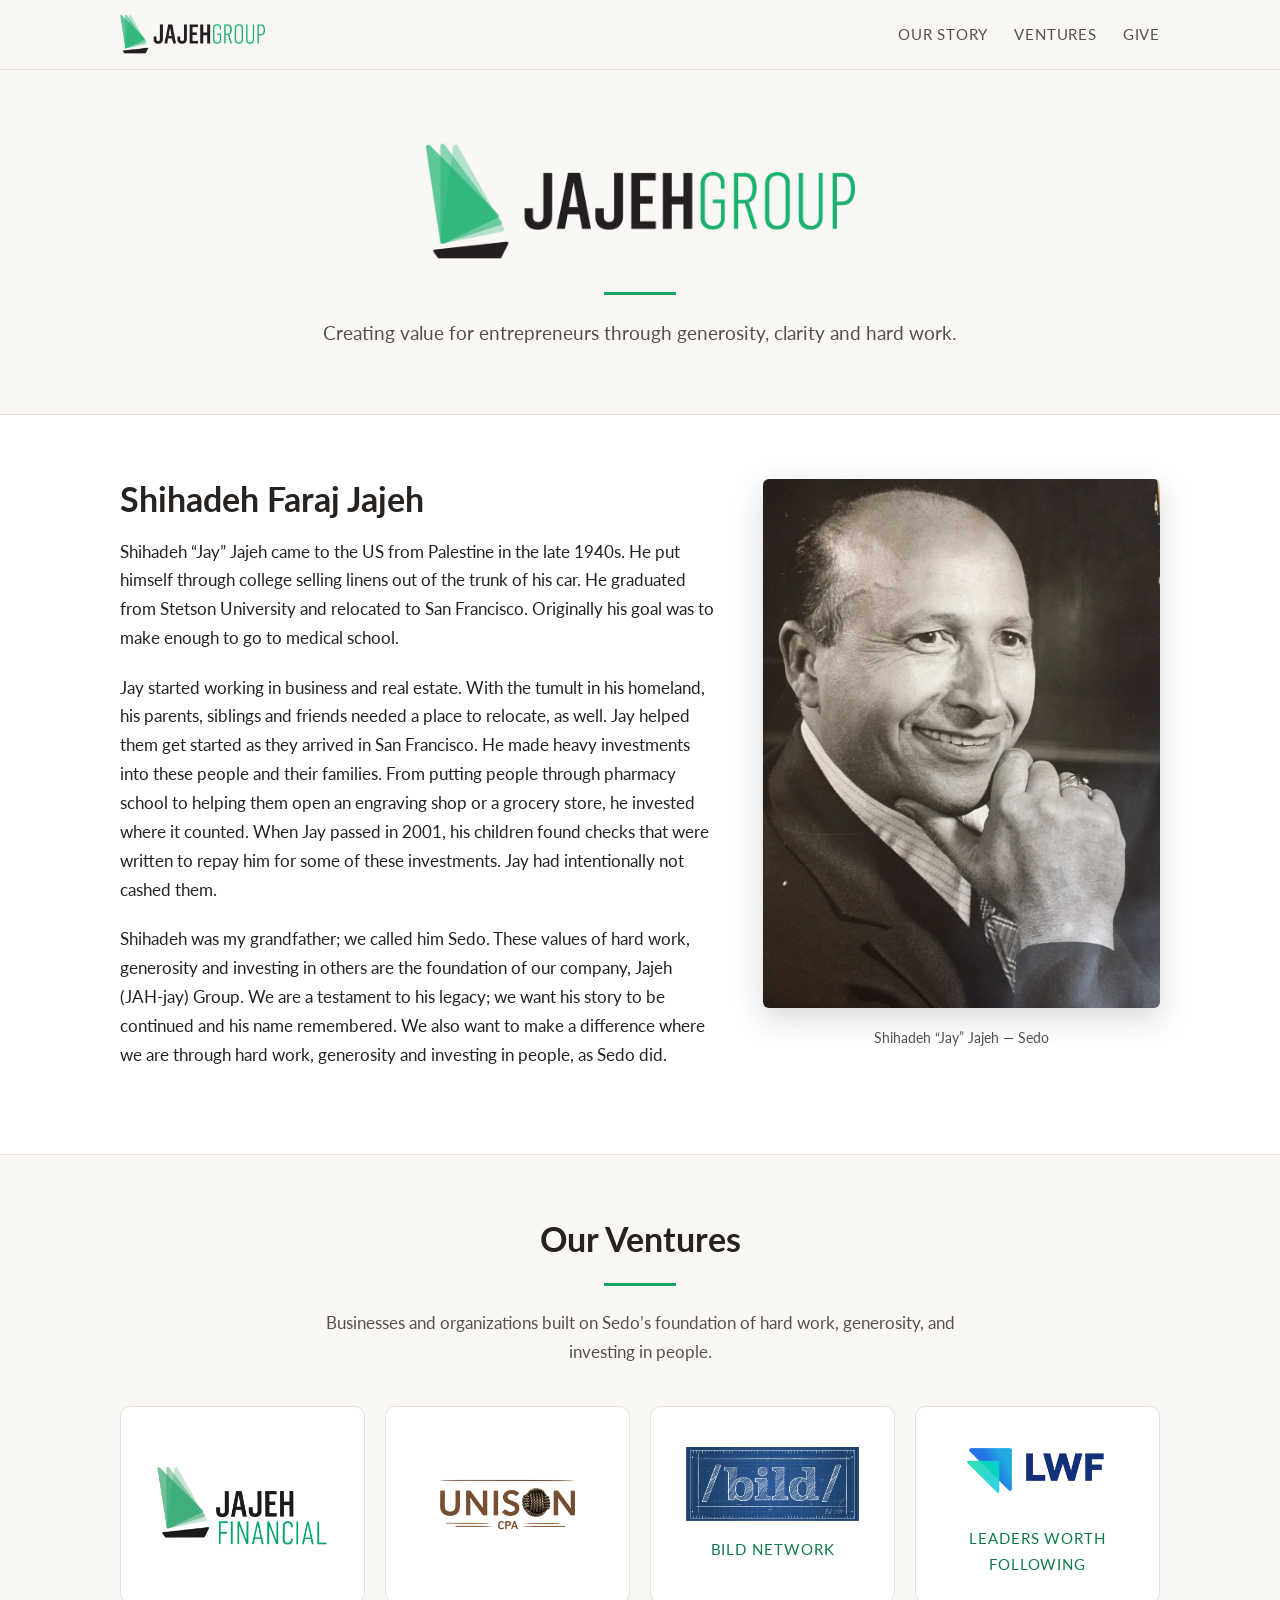
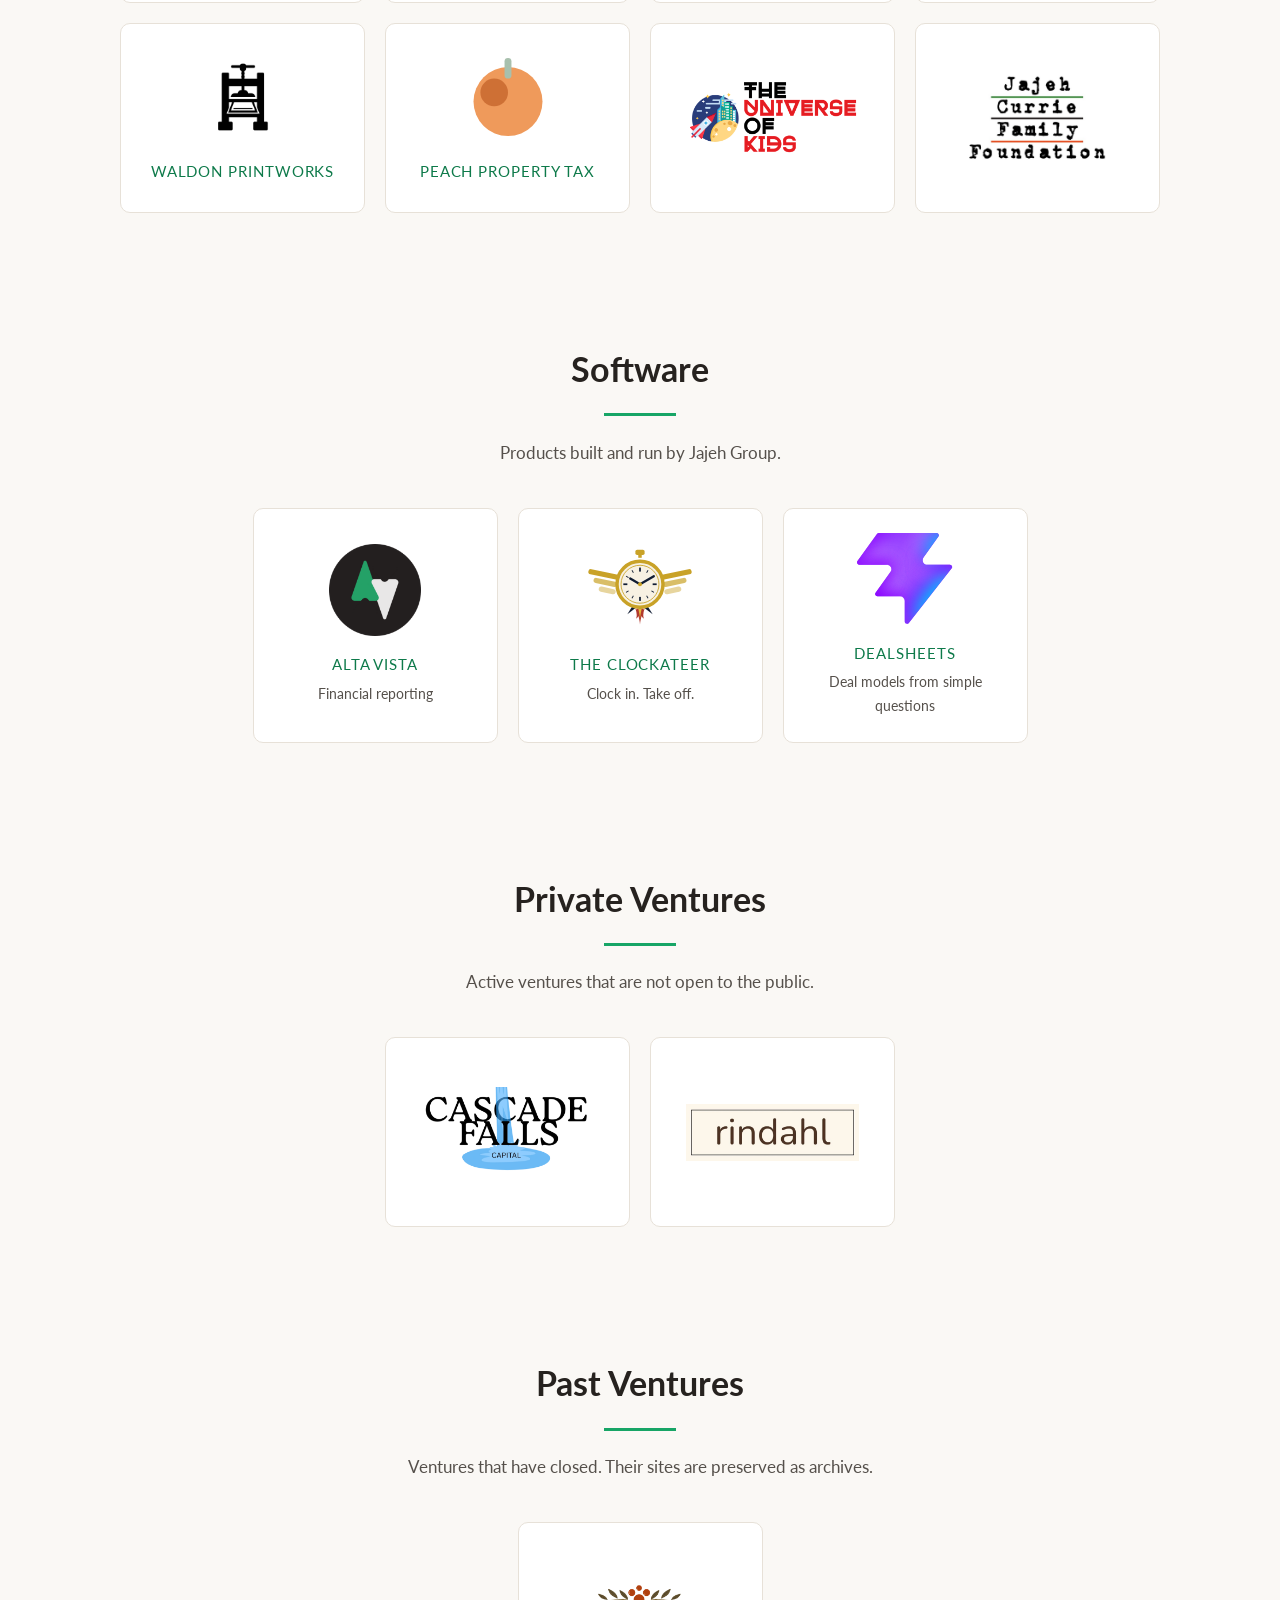
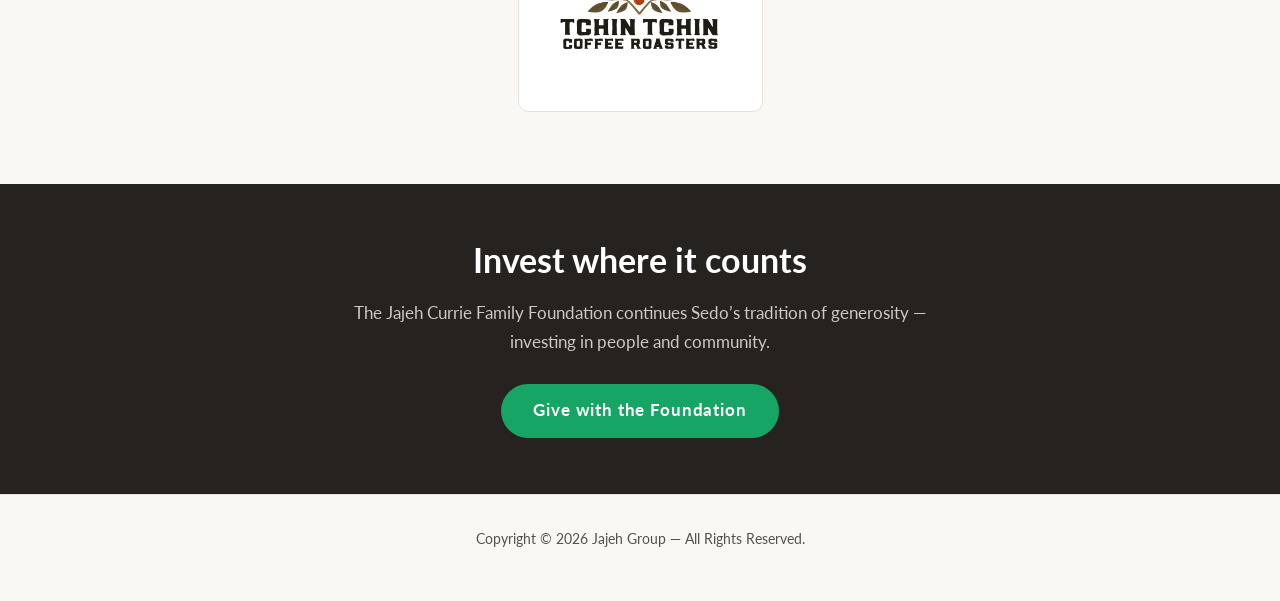
<file: index.html>
<!DOCTYPE html>
<html lang="en">
<head>
  <meta charset="utf-8">
  <meta name="viewport" content="width=device-width, initial-scale=1">
  <title>Jajeh Group</title>
  <meta name="description" content="Discover Jajeh Group, where business legacy meets community investment through generosity in business.">
  <link rel="icon" type="image/png" href="/assets/img/favicon.png">
  <link rel="preconnect" href="https://fonts.googleapis.com">
  <link rel="preconnect" href="https://fonts.gstatic.com" crossorigin>
  <link href="https://fonts.googleapis.com/css2?family=Lato:wght@400;700;900&display=swap" rel="stylesheet">
  <link rel="stylesheet" href="/assets/css/style.css">
</head>
<body>
  <header class="site-header">
    <div class="wrap">
      <a class="brand" href="/">
        <img class="lockup" src="/assets/img/jajeh-group-horizontal.png" alt="Jajeh Group">
      </a>
      <nav class="site-nav">
        <a href="#story">Our Story</a>
        <a href="#ventures">Ventures</a>
        <a href="https://givebutter.com/jajehcurrie">Give</a>
      </nav>
    </div>
  </header>

  <section class="hero">
    <h1 class="sr-only">Jajeh Group</h1>
    <img class="hero-lockup" src="/assets/img/jajeh-group-horizontal.png" alt="Jajeh Group logo">
    <hr class="rule">
    <p class="tagline">Creating value for entrepreneurs through generosity, clarity and hard work.</p>
  </section>

  <section class="story" id="story">
    <div class="wrap cols">
      <div>
        <h2>Shihadeh Faraj Jajeh</h2>
        <p>Shihadeh &ldquo;Jay&rdquo; Jajeh came to the US from Palestine in the late 1940s. He put himself through college selling linens out of the trunk of his car. He graduated from Stetson University and relocated to San Francisco. Originally his goal was to make enough to go to medical school.</p>
        <p>Jay started working in business and real estate. With the tumult in his homeland, his parents, siblings and friends needed a place to relocate, as well. Jay helped them get started as they arrived in San Francisco. He made heavy investments into these people and their families. From putting people through pharmacy school to helping them open an engraving shop or a grocery store, he invested where it counted. When Jay passed in 2001, his children found checks that were written to repay him for some of these investments. Jay had intentionally not cashed them.</p>
        <p>Shihadeh was my grandfather; we called him Sedo. These values of hard work, generosity and investing in others are the foundation of our company, Jajeh (JAH-jay) Group. We are a testament to his legacy; we want his story to be continued and his name remembered. We also want to make a difference where we are through hard work, generosity and investing in people, as Sedo did.</p>
      </div>
      <figure>
        <img src="/assets/img/shihadeh-jajeh.jpg" alt="Portrait of Shihadeh Jajeh smiling, resting his chin on his hand">
        <figcaption>Shihadeh &ldquo;Jay&rdquo; Jajeh &mdash; Sedo</figcaption>
      </figure>
    </div>
  </section>

  <section class="ventures" id="ventures">
    <div class="wrap">
      <h2>Our Ventures</h2>
      <hr class="rule">
      <p class="lede">Businesses and organizations built on Sedo&rsquo;s foundation of hard work, generosity, and investing in people.</p>
      <div class="venture-grid">
        <a class="venture" href="https://jajehfinancial.com" aria-label="Jajeh Financial">
          <img src="/assets/img/venture-jajeh-financial.png" alt="Jajeh Financial logo">
        </a>
        <a class="venture" href="https://unisoncpa.com" aria-label="UNISON CPA">
          <img src="/assets/img/venture-unison-cpa.png" alt="UNISON CPA logo">
        </a>
        <a class="venture" href="https://bildnetwork.org">
          <img src="/assets/img/venture-bild.png" alt="BILD Network logo">
          <span class="name">BILD Network</span>
        </a>
        <a class="venture" href="https://www.lwf.team">
          <img src="/assets/img/venture-lwf.png" alt="Leaders Worth Following logo">
          <span class="name">Leaders Worth Following</span>
        </a>
        <a class="venture" href="https://waldonprintworks.com">
          <img src="/assets/img/venture-waldon-printworks.webp" alt="Waldon Printworks printing press logo">
          <span class="name">Waldon Printworks</span>
        </a>
        <a class="venture" href="https://peachpropertytax.com">
          <img src="/assets/img/venture-peach-property-tax.svg" alt="Peach Property Tax peach logo">
          <span class="name">Peach Property Tax</span>
        </a>
        <a class="venture" href="https://theuniverseofkids.com/" aria-label="The Universe of Kids">
          <img src="/assets/img/venture-universe-of-kids.png" alt="The Universe of Kids logo">
        </a>
        <a class="venture" href="https://givebutter.com/jajehcurrie" aria-label="Jajeh Currie Family Foundation">
          <img src="/assets/img/venture-jcff.jpg" alt="Jajeh Currie Family Foundation logo">
        </a>
      </div>
    </div>
  </section>

  <section class="ventures" id="software">
    <div class="wrap">
      <h2>Software</h2>
      <hr class="rule">
      <p class="lede">Products built and run by Jajeh Group.</p>
      <div class="venture-grid">
        <a class="venture" href="https://www.myaltavista.com/">
          <img src="/assets/img/venture-alta-vista.png" alt="Alta Vista logo">
          <span class="name">Alta Vista</span>
          <span class="sub">Financial reporting</span>
        </a>
        <a class="venture" href="https://theclockateer.com">
          <img src="/assets/img/venture-clockateer.svg" alt="The Clockateer winged pocket watch logo">
          <span class="name">The Clockateer</span>
          <span class="sub">Clock in. Take off.</span>
        </a>
        <a class="venture" href="/dealsheets/">
          <img src="/dealsheets/favicon.svg" alt="DealSheets logo">
          <span class="name">DealSheets</span>
          <span class="sub">Deal models from simple questions</span>
        </a>
      </div>
    </div>
  </section>

  <section class="ventures" id="private-ventures">
    <div class="wrap">
      <h2>Private Ventures</h2>
      <hr class="rule">
      <p class="lede">Active ventures that are not open to the public.</p>
      <div class="venture-grid">
        <div class="venture">
          <img src="/assets/img/venture-cascade-falls.png" alt="Cascade Falls Capital logo">
        </div>
        <div class="venture">
          <img src="/assets/img/venture-rindahl.png" alt="rindahl logo">
        </div>
      </div>
    </div>
  </section>

  <section class="ventures" id="past-ventures">
    <div class="wrap">
      <h2>Past Ventures</h2>
      <hr class="rule">
      <p class="lede">Ventures that have closed. Their sites are preserved as archives.</p>
      <div class="venture-grid">
        <a class="venture" href="https://tchintchincoffee.com/" aria-label="Tchin Tchin Coffee Roasters archive">
          <img src="/assets/img/venture-tchin-tchin.png" alt="Tchin Tchin Coffee Roasters logo">
        </a>
      </div>
    </div>
  </section>

  <section class="give">
    <h2>Invest where it counts</h2>
    <p>The Jajeh Currie Family Foundation continues Sedo&rsquo;s tradition of generosity &mdash; investing in people and community.</p>
    <a class="btn" href="https://givebutter.com/jajehcurrie">Give with the Foundation</a>
  </section>

  <footer class="site-footer">
    <p>Copyright &copy; 2026 Jajeh Group &mdash; All Rights Reserved.</p>
  </footer>
</body>
</html>
</file>
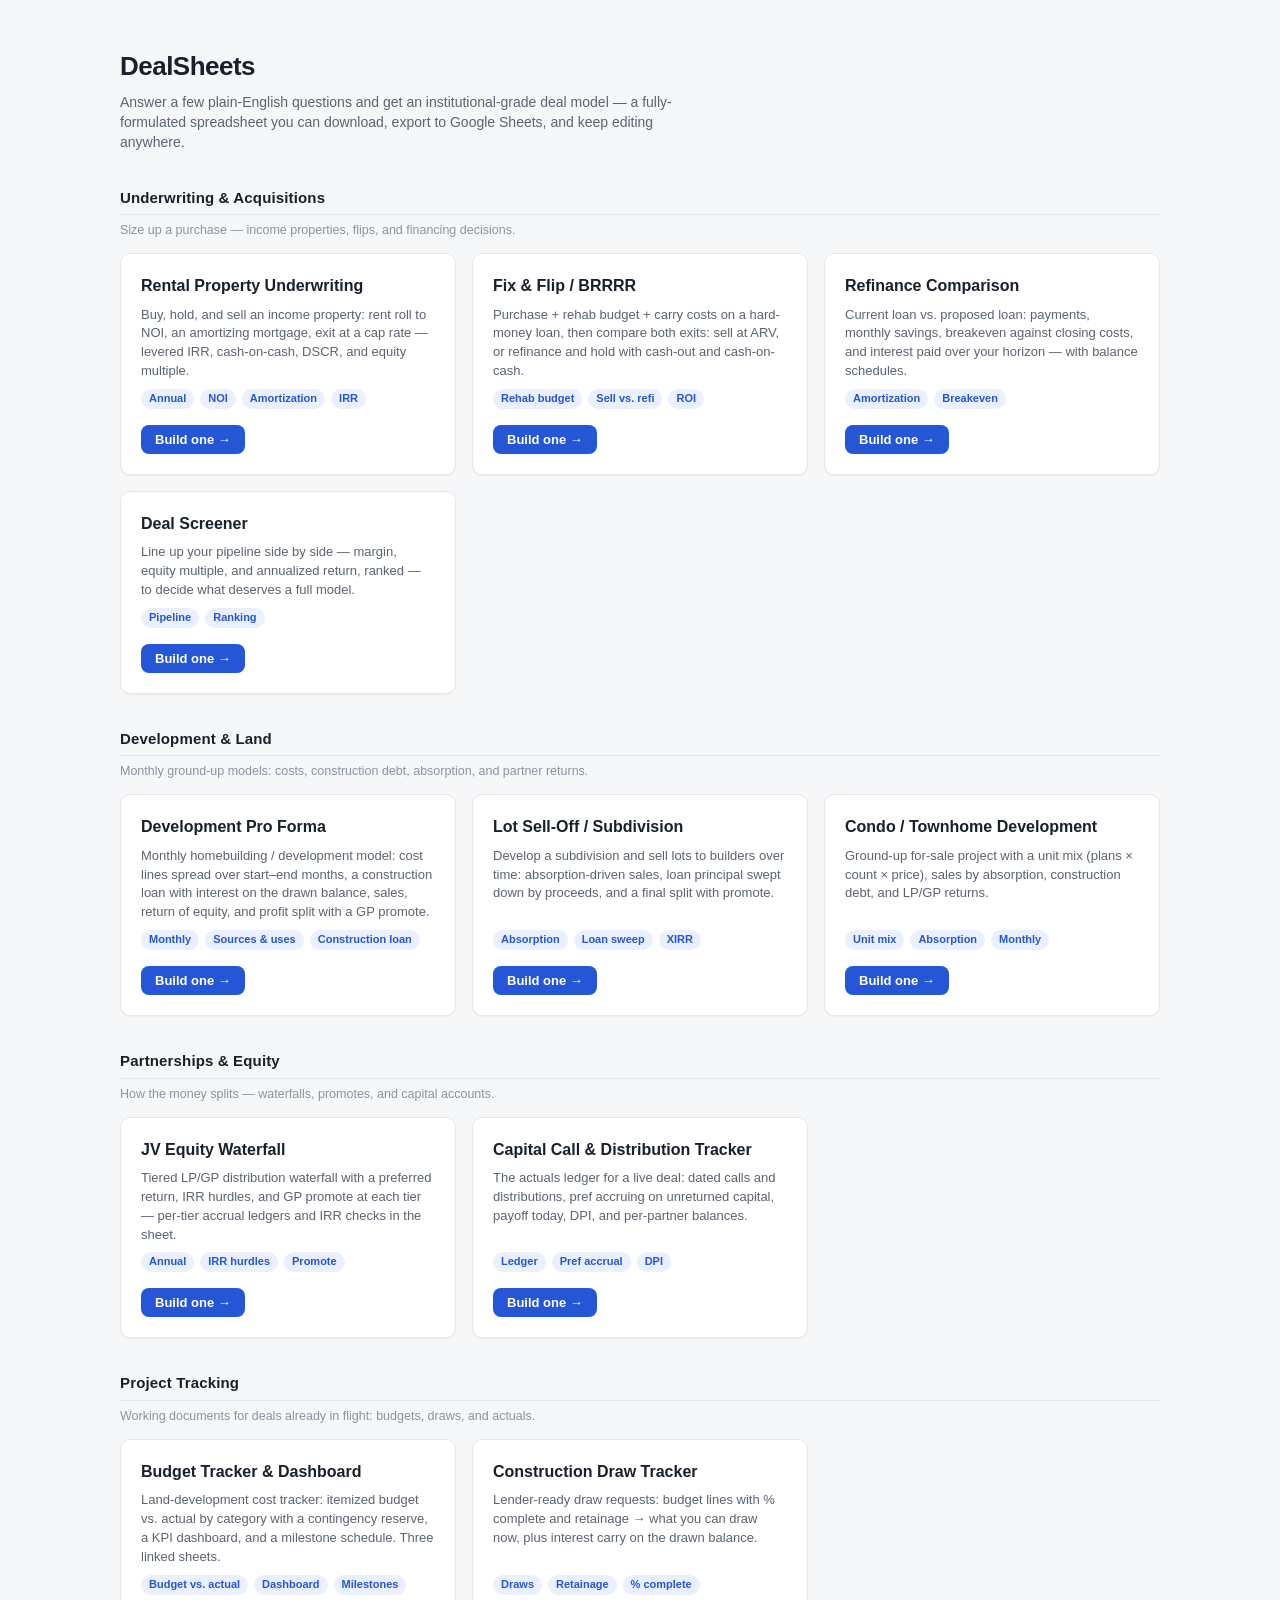
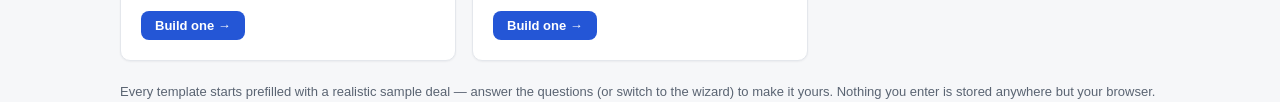
<file: dealsheets/index.html>
<!doctype html>
<html lang="en">
  <head>
    <meta charset="UTF-8" />
    
    <meta name="viewport" content="width=device-width, initial-scale=1.0" />
    <title>DealSheets — build deal models from simple questions</title>
    <script type="module" crossorigin src="/dealsheets/assets/index-gRvnLbm6.js"></script>
    <link rel="stylesheet" crossorigin href="/dealsheets/assets/index-BM1Xxxmn.css">
  </head>
  <body>
    <div id="root"></div>
  </body>
</html>
</file>
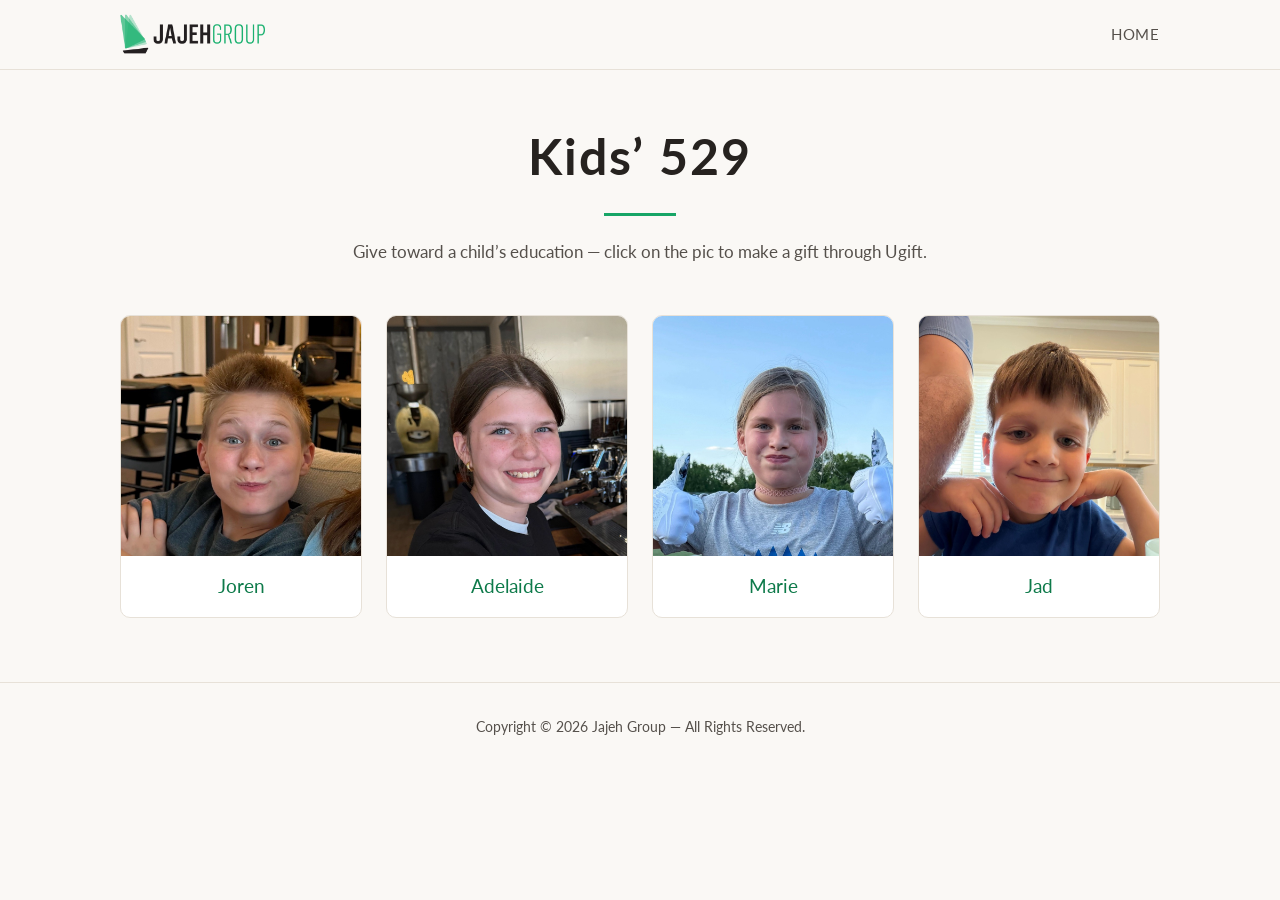
<file: 529.html>
<!DOCTYPE html>
<html lang="en">
<head>
  <meta charset="utf-8">
  <meta name="viewport" content="width=device-width, initial-scale=1">
  <title>Kids' 529 Plans for Children's Education Savings</title>
  <meta name="description" content="Explore Kids' 529 plans for children's education savings and gifting options. Secure their future today!">
  <link rel="icon" type="image/png" href="/assets/img/favicon.png">
  <link rel="preconnect" href="https://fonts.googleapis.com">
  <link rel="preconnect" href="https://fonts.gstatic.com" crossorigin>
  <link href="https://fonts.googleapis.com/css2?family=Lato:wght@400;700;900&display=swap" rel="stylesheet">
  <link rel="stylesheet" href="/assets/css/style.css">
</head>
<body>
  <header class="site-header">
    <div class="wrap">
      <a class="brand" href="/">
        <img class="lockup" src="/assets/img/jajeh-group-horizontal.png" alt="Jajeh Group">
      </a>
      <nav class="site-nav">
        <a href="/">Home</a>
      </nav>
    </div>
  </header>

  <section class="page-title">
    <h1>Kids&rsquo; 529</h1>
    <hr class="rule">
    <p class="lede">Give toward a child&rsquo;s education &mdash; click on the pic to make a gift through Ugift.</p>
  </section>

  <div class="wrap">
    <div class="kids-grid">
      <a class="kid" href="https://www.ugift529.com/home.html?id=X7H-X7X&amp;name=JOREN">
        <img src="/assets/img/529-joren.jpg" alt="A young boy with blond hair sitting indoors, looking directly at the camera.">
        <span class="name">Joren</span>
      </a>
      <a class="kid" href="https://www.ugift529.com/home.html?id=V8R-G24&amp;name=ADELAIDE">
        <img src="/assets/img/529-adelaide.jpg" alt="Young woman smiling in a cozy café with guitar decoration.">
        <span class="name">Adelaide</span>
      </a>
      <a class="kid" href="https://www.ugift529.com/home.html?id=X2B-36T&amp;name=MARIE">
        <img src="/assets/img/529-marie.jpg" alt="Young girl giving two thumbs up outdoors on a sunny day.">
        <span class="name">Marie</span>
      </a>
      <a class="kid" href="https://www.ugift529.com/home.html?id=J4Z-C42&amp;name=JAD">
        <img src="/assets/img/529-jad.jpg" alt="Young boy smiling with his hand on his cheek in a kitchen.">
        <span class="name">Jad</span>
      </a>
    </div>
  </div>

  <footer class="site-footer">
    <p>Copyright &copy; 2026 Jajeh Group &mdash; All Rights Reserved.</p>
  </footer>
</body>
</html>
</file>
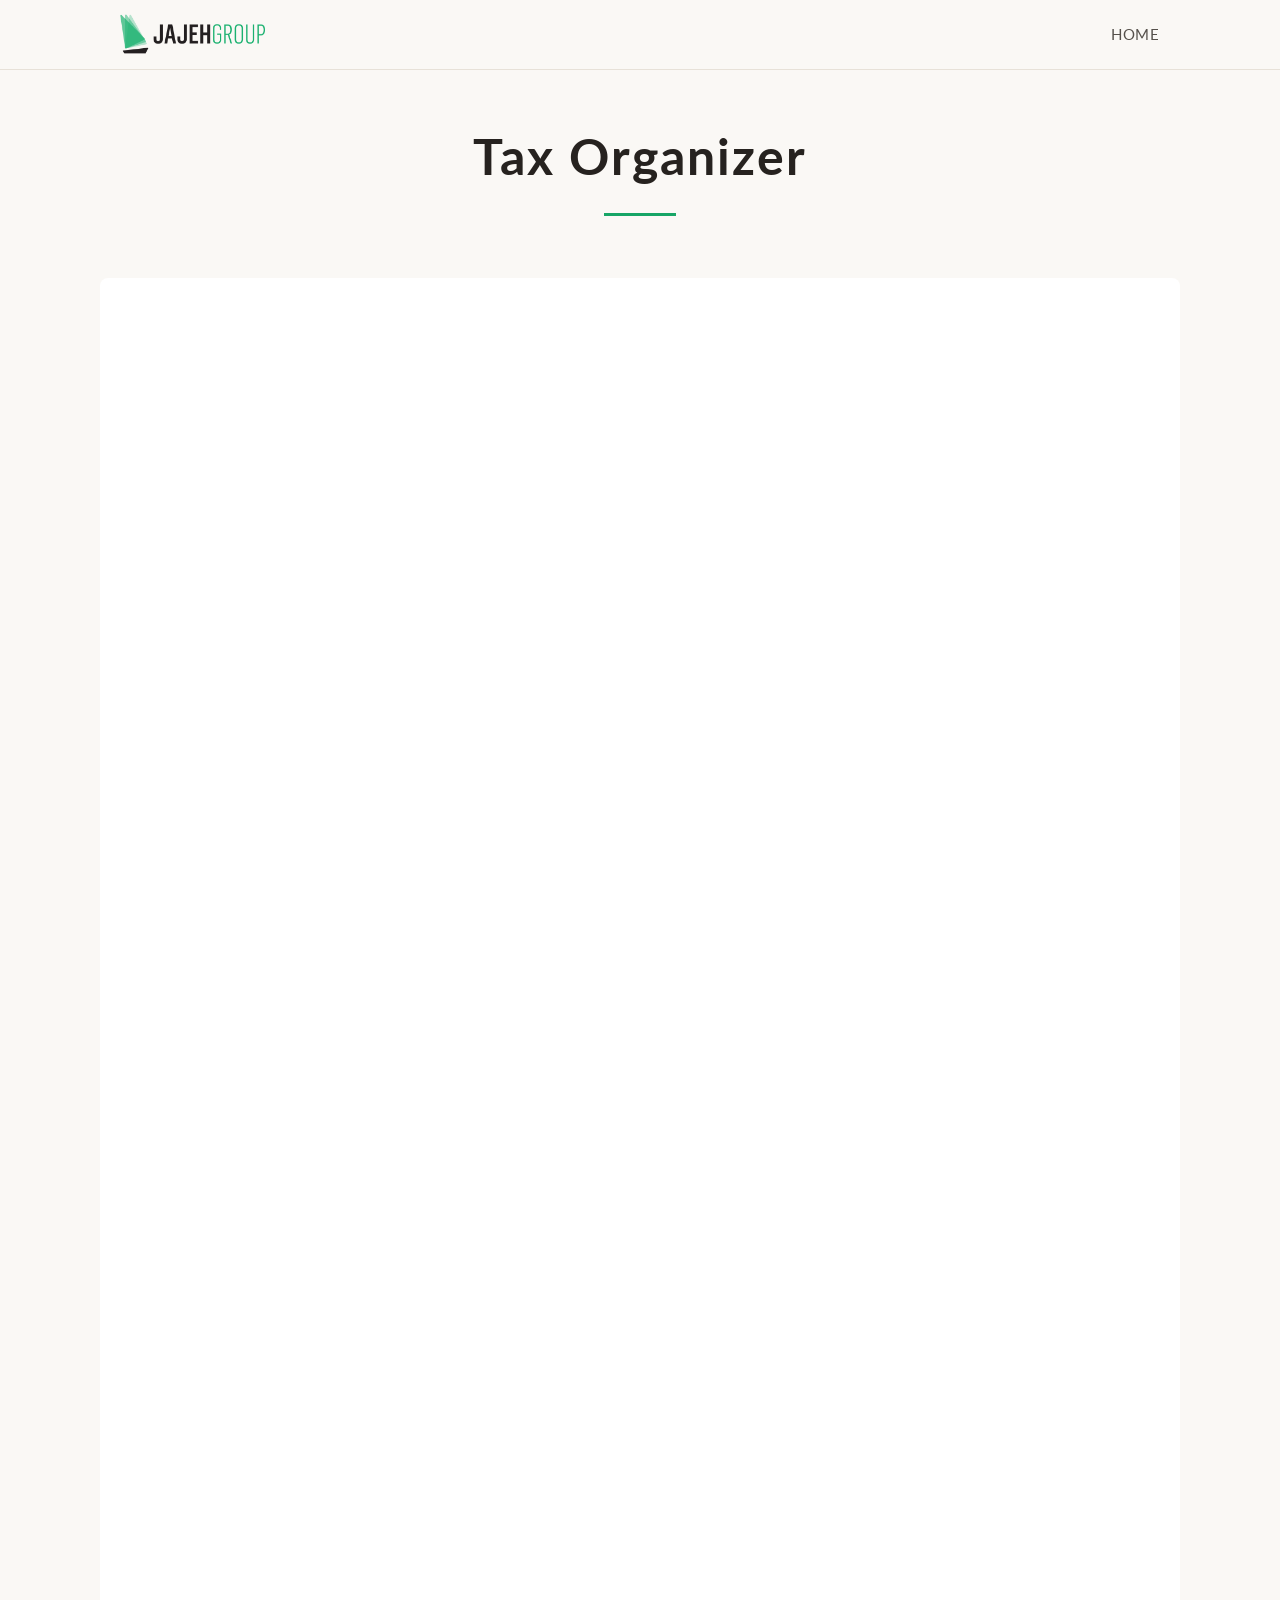
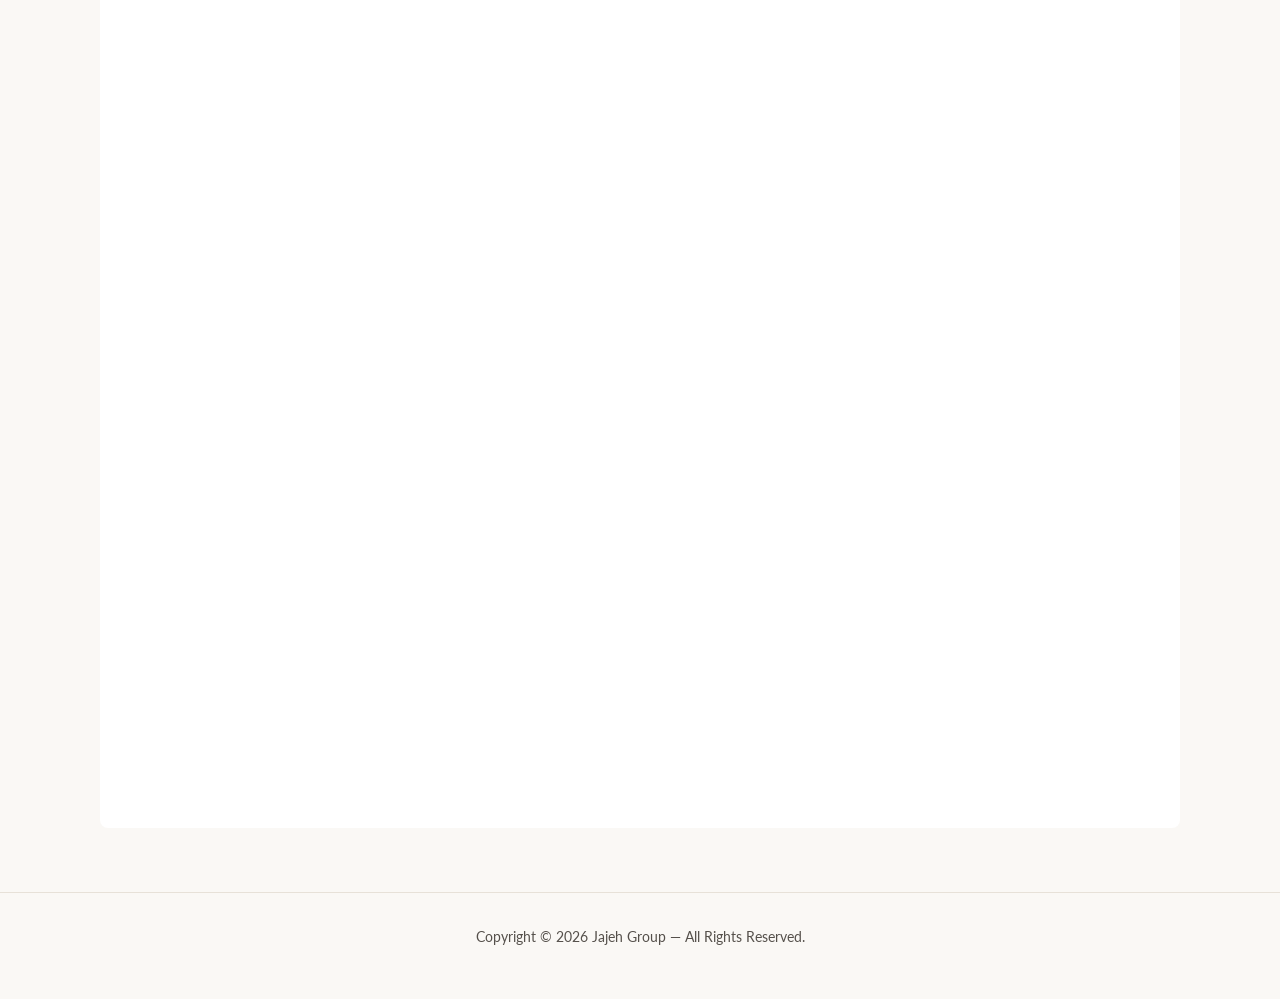
<file: tax.html>
<!DOCTYPE html>
<html lang="en">
<head>
  <meta charset="utf-8">
  <meta name="viewport" content="width=device-width, initial-scale=1">
  <title>Tax Organizer | Jajeh Group</title>
  <meta name="description" content="Expert tax services for individuals and businesses, including tax consulting, filing, and preparation to maximize your returns.">
  <link rel="icon" type="image/png" href="/assets/img/favicon.png">
  <link rel="preconnect" href="https://fonts.googleapis.com">
  <link rel="preconnect" href="https://fonts.gstatic.com" crossorigin>
  <link href="https://fonts.googleapis.com/css2?family=Lato:wght@400;700;900&display=swap" rel="stylesheet">
  <link rel="stylesheet" href="/assets/css/style.css">
</head>
<body>
  <header class="site-header">
    <div class="wrap">
      <a class="brand" href="/">
        <img class="lockup" src="/assets/img/jajeh-group-horizontal.png" alt="Jajeh Group">
      </a>
      <nav class="site-nav">
        <a href="/">Home</a>
      </nav>
    </div>
  </header>

  <section class="page-title">
    <h1>Tax Organizer</h1>
    <hr class="rule">
  </section>

  <div class="wrap embed">
    <iframe src="https://docs.google.com/forms/d/e/1FAIpQLScsZc1RCPuAzVEKBZnXkfm2SkdfBkXUmiV0tpU_R4QNNu-sMw/viewform?embedded=true" title="Tax organizer form">Loading&hellip;</iframe>
  </div>

  <footer class="site-footer">
    <p>Copyright &copy; 2026 Jajeh Group &mdash; All Rights Reserved.</p>
  </footer>
</body>
</html>
</file>
<file: assets/css/style.css>
/* Jajeh Group — design system
   Palette drawn from the sail logo: charcoal + emerald, on a warm paper white.
   Typography per brand designer: logo font (Flama Condensed) is reserved for the logo itself;
   site text uses a simple, non-condensed sans (Lato) so the logo owns the hierarchy. */
:root {
  --ink: #26221f;
  --ink-soft: #55504b;
  --paper: #faf8f5;
  --paper-raised: #ffffff;
  --line: #e7e1d8;
  --green: #17a566;
  --green-deep: #0e7a4a;
  --head: "Lato", -apple-system, "Segoe UI", sans-serif;
  --sans: "Lato", -apple-system, "Segoe UI", sans-serif;
}

* { box-sizing: border-box; }
html { scroll-behavior: smooth; }
body {
  margin: 0;
  font-family: var(--sans);
  font-size: 1.0625rem;
  line-height: 1.7;
  color: var(--ink);
  background: var(--paper);
}
img { max-width: 100%; height: auto; }

h1, h2, h3 { font-family: var(--head); font-weight: 700; line-height: 1.25; margin: 0 0 .5em; }
h1 { font-size: clamp(2rem, 5vw, 3.1rem); letter-spacing: .04em; }
h2 { font-size: clamp(1.5rem, 3.5vw, 2.1rem); }
p  { margin: 0 0 1.2em; }
a  { color: var(--green-deep); }

.wrap { max-width: 1080px; margin: 0 auto; padding: 0 1.25rem; }

/* Header */
.site-header { border-bottom: 1px solid var(--line); background: var(--paper); }
.site-header .wrap { display: flex; align-items: center; justify-content: space-between; padding-top: .9rem; padding-bottom: .9rem; }
.brand { display: flex; align-items: center; gap: .75rem; text-decoration: none; color: var(--ink); }
.brand img { width: 44px; height: 44px; border-radius: 50%; }
.brand img.lockup { width: auto; height: 40px; border-radius: 0; }
.sr-only { position: absolute; width: 1px; height: 1px; padding: 0; margin: -1px; overflow: hidden; clip: rect(0 0 0 0); white-space: nowrap; border: 0; }
.site-nav a { margin-left: 1.4rem; text-decoration: none; color: var(--ink-soft); font-size: .95rem; letter-spacing: .05em; text-transform: uppercase; }
.site-nav a:hover { color: var(--green-deep); }

/* Hero */
.hero { text-align: center; padding: 4.5rem 1.25rem 4rem; }
.hero img.mark { width: 110px; height: 110px; border-radius: 50%; margin-bottom: 1.5rem; }
.hero img.hero-lockup { width: min(430px, 82%); height: auto; }
.hero .tagline { font-size: 1.2rem; color: var(--ink-soft); max-width: 34em; margin: 0 auto; }
.rule { width: 72px; height: 3px; background: var(--green); border: 0; margin: 1.4rem auto; }

/* Story */
.story { background: var(--paper-raised); border-top: 1px solid var(--line); border-bottom: 1px solid var(--line); padding: 4rem 0; }
.story .cols { display: grid; grid-template-columns: 3fr 2fr; gap: 3rem; align-items: start; }
.story figure { margin: 0; }
.story figcaption { font-size: .9rem; color: var(--ink-soft); text-align: center; padding-top: .6rem; }
.story img { border-radius: 6px; box-shadow: 0 10px 30px rgba(38, 34, 31, .18); }
@media (max-width: 760px) { .story .cols { grid-template-columns: 1fr; } .story figure { max-width: 380px; margin: 0 auto; } }

/* Ventures */
.ventures { padding: 4rem 0 4.5rem; text-align: center; }
.ventures .lede { color: var(--ink-soft); max-width: 38em; margin: 0 auto 2.5rem; }
/* Flex (not grid) so a partial last row centers under the full rows */
.venture-grid { display: flex; flex-wrap: wrap; justify-content: center; gap: 1.25rem; }
.venture {
  background: var(--paper-raised);
  border: 1px solid var(--line);
  border-radius: 10px;
  padding: 1.5rem 1.25rem;
  display: flex; flex-direction: column; align-items: center; justify-content: center; gap: 1rem;
  min-height: 190px;
  flex: 0 1 245px;
  text-decoration: none; color: var(--ink);
  transition: transform .15s ease, box-shadow .15s ease;
}
@media (max-width: 560px) { .venture { flex-basis: 100%; } }
a.venture:hover { transform: translateY(-3px); box-shadow: 0 12px 24px rgba(38, 34, 31, .1); }
.venture img { max-height: 92px; width: auto; max-width: 85%; object-fit: contain; }
.venture img[src$=".svg"] { height: 92px; }
.venture .name { font-size: .95rem; letter-spacing: .06em; text-transform: uppercase; color: var(--ink-soft); }
a.venture .name { color: var(--green-deep); }
.venture .sub { font-size: .85rem; color: var(--ink-soft); margin-top: -0.7rem; }

/* Give */
.give { background: var(--ink); color: #f2efe9; text-align: center; padding: 3.5rem 1.25rem; }
.give h2 { color: #fff; }
.give p { color: #cfc9c0; max-width: 36em; margin: 0 auto 1.6em; }
.btn {
  display: inline-block; background: var(--green); color: #fff; text-decoration: none;
  padding: .8rem 2rem; border-radius: 999px; font-weight: 700; letter-spacing: .05em;
}
.btn:hover { background: var(--green-deep); }

/* Kids' 529 */
.page-title { text-align: center; padding: 3.5rem 1.25rem 1rem; }
.page-title .lede { color: var(--ink-soft); max-width: 36em; margin: 0 auto; }
.kids-grid { display: grid; grid-template-columns: repeat(auto-fit, minmax(220px, 1fr)); gap: 1.5rem; padding: 2rem 0 4rem; }
.kid { text-decoration: none; color: var(--ink); background: var(--paper-raised); border: 1px solid var(--line); border-radius: 10px; overflow: hidden; transition: transform .15s ease, box-shadow .15s ease; }
.kid:hover { transform: translateY(-3px); box-shadow: 0 12px 24px rgba(38, 34, 31, .12); }
.kid img { display: block; width: 100%; aspect-ratio: 1; object-fit: cover; }
.kid .name { display: block; text-align: center; font-family: var(--head); font-size: 1.2rem; padding: .9rem 0; color: var(--green-deep); }

/* Embed (tax organizer) */
.embed { padding: 1.5rem 0 4rem; }
.embed iframe { display: block; width: 100%; min-height: 2150px; border: 0; background: var(--paper-raised); border-radius: 8px; }

/* Footer */
.site-footer { border-top: 1px solid var(--line); padding: 2rem 1.25rem; text-align: center; color: var(--ink-soft); font-size: .9rem; }
.site-footer a { color: var(--ink-soft); }
</file>
<file: dealsheets/assets/index-BM1Xxxmn.css>
:root{--bg:#f6f7f9;--surface:#fff;--border:#e4e7ec;--border-strong:#cfd4dc;--ink:#17202b;--ink-2:#5a6472;--ink-3:#8a93a1;--accent:#2456d6;--accent-ink:#fff;--accent-soft:#eaf0ff;--good:#17734f;--bad:#b42318;--radius:10px;--shadow:0 1px 2px #1018280d;font-family:Inter,-apple-system,BlinkMacSystemFont,Segoe UI,Roboto,sans-serif}*{box-sizing:border-box}html,body,#root{height:100%}body{background:var(--bg);color:var(--ink);margin:0;font-size:14px;line-height:1.45}.app{flex-direction:column;height:100%;display:flex}.topbar{background:var(--surface);border-bottom:1px solid var(--border);align-items:center;gap:14px;padding:10px 20px;display:flex}.topbar .brand{letter-spacing:-.01em;font-size:15px;font-weight:700}.topbar .brand span{color:var(--accent)}.topbar .deal-name{color:var(--ink-2);text-overflow:ellipsis;white-space:nowrap;font-size:13px;overflow:hidden}.topbar .spacer{flex:1}.mode-toggle{border:1px solid var(--border-strong);border-radius:8px;display:inline-flex;overflow:hidden}.mode-toggle button{background:var(--surface);color:var(--ink-2);cursor:pointer;border:none;padding:6px 14px;font-size:13px;font-weight:600}.mode-toggle button.active{background:var(--accent);color:var(--accent-ink)}button.ghost{border:1px solid var(--border-strong);background:var(--surface);color:var(--ink);cursor:pointer;border-radius:8px;padding:6px 12px;font-size:13px;font-weight:600}button.ghost:hover{border-color:var(--ink-3)}button.primary{background:var(--accent);color:var(--accent-ink);cursor:pointer;border:none;border-radius:8px;padding:7px 14px;font-size:13px;font-weight:600}button.primary:hover{filter:brightness(1.06)}button:disabled{opacity:.5;cursor:default}.gallery{max-width:860px;margin:48px auto;padding:0 20px}.gallery h1{letter-spacing:-.02em;margin:0 0 6px;font-size:26px}.gallery .sub{color:var(--ink-2);max-width:560px;margin:0 0 28px}.cards{grid-template-columns:repeat(auto-fit,minmax(300px,1fr));gap:16px;display:grid}.card{background:var(--surface);border:1px solid var(--border);border-radius:var(--radius);box-shadow:var(--shadow);flex-direction:column;gap:8px;padding:20px;display:flex}.card h2{margin:0;font-size:16px}.card p{color:var(--ink-2);flex:1;margin:0;font-size:13px}.card .tags{flex-wrap:wrap;gap:6px;display:flex}.card .tag{background:var(--accent-soft);color:var(--accent);border-radius:99px;padding:2px 8px;font-size:11px;font-weight:600}.card button{align-self:flex-start;margin-top:8px}.gallery .import-row{color:var(--ink-2);margin-top:22px;font-size:13px}.gallery .import-row button{margin-left:8px}.builder{flex:1;min-height:0;display:flex}.pane-left{border-right:1px solid var(--border);background:var(--surface);flex-direction:column;width:460px;min-width:380px;min-height:0;display:flex}.pane-right{flex:1;min-width:0;padding:20px 24px;overflow-y:auto}.wizard{flex-direction:column;flex:1;min-height:0;display:flex}.wizard-steps{flex-wrap:wrap;gap:4px;padding:12px 16px 0;display:flex}.wizard-steps button{color:var(--ink-3);cursor:pointer;background:0 0;border:none;border-radius:6px;padding:6px 10px;font-size:12.5px;font-weight:600}.wizard-steps button.active{background:var(--accent-soft);color:var(--accent)}.wizard-steps button.done{color:var(--ink-2)}.wizard-body{flex:1;padding:16px;overflow-y:auto}.wizard-body h3{margin:0 0 4px;font-size:15px}.wizard-body .step-help{color:var(--ink-2);margin:0 0 16px;font-size:12.5px}.wizard-nav{border-top:1px solid var(--border);justify-content:space-between;padding:12px 16px;display:flex}.field{margin-bottom:14px}.field label{color:var(--ink-2);margin-bottom:4px;font-size:12px;font-weight:600;display:block}.field .hint{color:var(--ink-3);margin-top:3px;font-size:11.5px}.field input[type=text],.field input[type=month]{border:1px solid var(--border-strong);width:100%;color:var(--ink);background:var(--surface);font-variant-numeric:tabular-nums;border-radius:8px;padding:7px 10px;font-size:14px}.field input:focus{outline:2px solid var(--accent-soft);border-color:var(--accent)}.field-row{grid-template-columns:1fr 1fr;gap:12px;display:grid}.array-table{border-collapse:collapse;width:100%}.array-table th{text-align:left;text-transform:uppercase;letter-spacing:.04em;color:var(--ink-3);padding:4px 6px;font-size:11px;font-weight:600}.array-table td{padding:3px 4px}.array-table input{border:1px solid var(--border-strong);font-variant-numeric:tabular-nums;border-radius:6px;width:100%;padding:6px 8px;font-size:13px}.array-table .row-del{color:var(--ink-3);cursor:pointer;background:0 0;border:none;padding:2px 6px;font-size:15px}.array-table .row-del:hover{color:var(--bad)}.add-row{margin-top:8px}.chat{flex-direction:column;flex:1;min-height:0;display:flex}.chat-log{flex-direction:column;flex:1;gap:10px;padding:16px;display:flex;overflow-y:auto}.msg{white-space:pre-wrap;border-radius:12px;max-width:85%;padding:9px 12px;font-size:13.5px}.msg.bot{background:var(--bg);border:1px solid var(--border);border-bottom-left-radius:4px;align-self:flex-start}.msg.user{background:var(--accent);color:var(--accent-ink);border-bottom-right-radius:4px;align-self:flex-end}.msg.error{background:#fdf3f2;border-color:#f2c1bd}.chat-chips{flex-wrap:wrap;gap:6px;padding:0 16px 8px;display:flex}.chip{border:1px solid var(--border-strong);background:var(--surface);color:var(--accent);cursor:pointer;border-radius:99px;padding:4px 10px;font-size:12.5px;font-weight:600}.chip:hover{background:var(--accent-soft)}.chat-input{border-top:1px solid var(--border);gap:8px;padding:10px 16px 14px;display:flex}.chat-input input{border:1px solid var(--border-strong);border-radius:8px;flex:1;padding:9px 12px;font-size:14px}.chat-input input:focus{outline:2px solid var(--accent-soft);border-color:var(--accent)}.chat-progress{color:var(--ink-3);padding:8px 16px 0;font-size:11.5px}.preview h2{text-transform:uppercase;letter-spacing:.05em;color:var(--ink-3);margin:22px 0 10px;font-size:13px}.preview h2:first-child{margin-top:0}.tiles{grid-template-columns:repeat(auto-fill,minmax(150px,1fr));gap:10px;display:grid}.tile{background:var(--surface);border:1px solid var(--border);border-radius:var(--radius);box-shadow:var(--shadow);padding:12px 14px}.tile .t-label{text-transform:uppercase;letter-spacing:.04em;color:var(--ink-2);font-size:11px;font-weight:600}.tile .t-value{letter-spacing:-.01em;font-variant-numeric:tabular-nums;margin-top:2px;font-size:21px;font-weight:650}.tile .t-sub{color:var(--ink-3);margin-top:1px;font-size:11.5px}.tablecard{background:var(--surface);border:1px solid var(--border);border-radius:var(--radius);box-shadow:var(--shadow);overflow-x:auto}table.data{border-collapse:collapse;width:100%;font-size:13px}table.data th{text-align:right;text-transform:uppercase;letter-spacing:.04em;color:var(--ink-3);border-bottom:1px solid var(--border);white-space:nowrap;padding:8px 12px;font-size:11px;font-weight:600}table.data th:first-child,table.data td:first-child{text-align:left;background:var(--surface);position:sticky;left:0}table.data td{text-align:right;border-bottom:1px solid var(--bg);font-variant-numeric:tabular-nums;white-space:nowrap;color:var(--ink);padding:6px 12px}table.data tr.section td{border-top:1px solid var(--border);font-weight:650}table.data tr.muted td{color:var(--ink-3)}table.data tr:last-child td{border-bottom:none}.preview .invalid{color:var(--bad);border-radius:var(--radius);background:#fdf3f2;border:1px solid #f2c1bd;padding:14px 16px;font-size:13px}.export-bar{flex-wrap:wrap;align-items:center;gap:8px;margin-bottom:18px;display:flex}.export-bar .note{color:var(--ink-3);font-size:12px}.export-bar .gs-link{color:var(--accent);font-size:13px;font-weight:600}.export-bar .gs-error{color:var(--bad);max-width:420px;font-size:12.5px}@media (width<=860px){.builder{flex-direction:column}.pane-left{border-right:none;border-bottom:1px solid var(--border);width:100%;min-width:0;max-height:55vh}}.gallery{max-width:1080px}.gallery .section{margin-top:34px}.gallery .section-title{letter-spacing:.01em;color:var(--ink);border-bottom:1px solid var(--border);margin:0 0 2px;padding-bottom:6px;font-size:15px}.gallery .section-blurb{color:var(--ink-3);margin:6px 0 14px;font-size:12.5px}.cards{grid-template-columns:repeat(auto-fill,minmax(300px,1fr))}.chat-mode-row{padding:10px 16px 0}.chat-mode-row .mode-toggle{width:100%}.chat-mode-row .mode-toggle button{flex:1}.ai-setup{padding:20px 18px;overflow-y:auto}.ai-setup h3{margin:0 0 8px;font-size:15px}.ai-setup p{color:var(--ink-2);margin:0 0 14px;font-size:13px}.ai-setup form{gap:8px;margin-bottom:10px;display:flex}.ai-setup input{border:1px solid var(--border-strong);border-radius:8px;flex:1;padding:8px 11px;font-size:13px}.ai-setup .hint{color:var(--ink-3);font-size:12px}.ai-setup a{color:var(--accent)}.ai-controls{align-items:center;gap:10px;display:flex}.ai-controls select{border:1px solid var(--border-strong);color:var(--ink-2);background:var(--surface);border-radius:6px;padding:3px 6px;font-size:12px}.linklike{color:var(--ink-3);cursor:pointer;background:0 0;border:none;font-size:12px;text-decoration:underline}.linklike:hover{color:var(--bad)}.msg.typing{gap:4px;padding:12px 14px;display:inline-flex}.msg.typing span{background:var(--ink-3);border-radius:50%;width:6px;height:6px;animation:1.2s ease-in-out infinite typing-bounce}.msg.typing span:nth-child(2){animation-delay:.15s}.msg.typing span:nth-child(3){animation-delay:.3s}@keyframes typing-bounce{0%,60%,to{opacity:.5;transform:translateY(0)}30%{opacity:1;transform:translateY(-4px)}}.free-badge{color:var(--good);background:#e8f5ee;border-radius:99px;padding:2px 8px;font-size:11px;font-weight:600}.msg.gate{max-width:100%}.gate-actions{flex-wrap:wrap;gap:8px;margin:10px 0;display:flex}.gate-note{color:var(--ink-3);font-size:12px;display:block}
</file>
